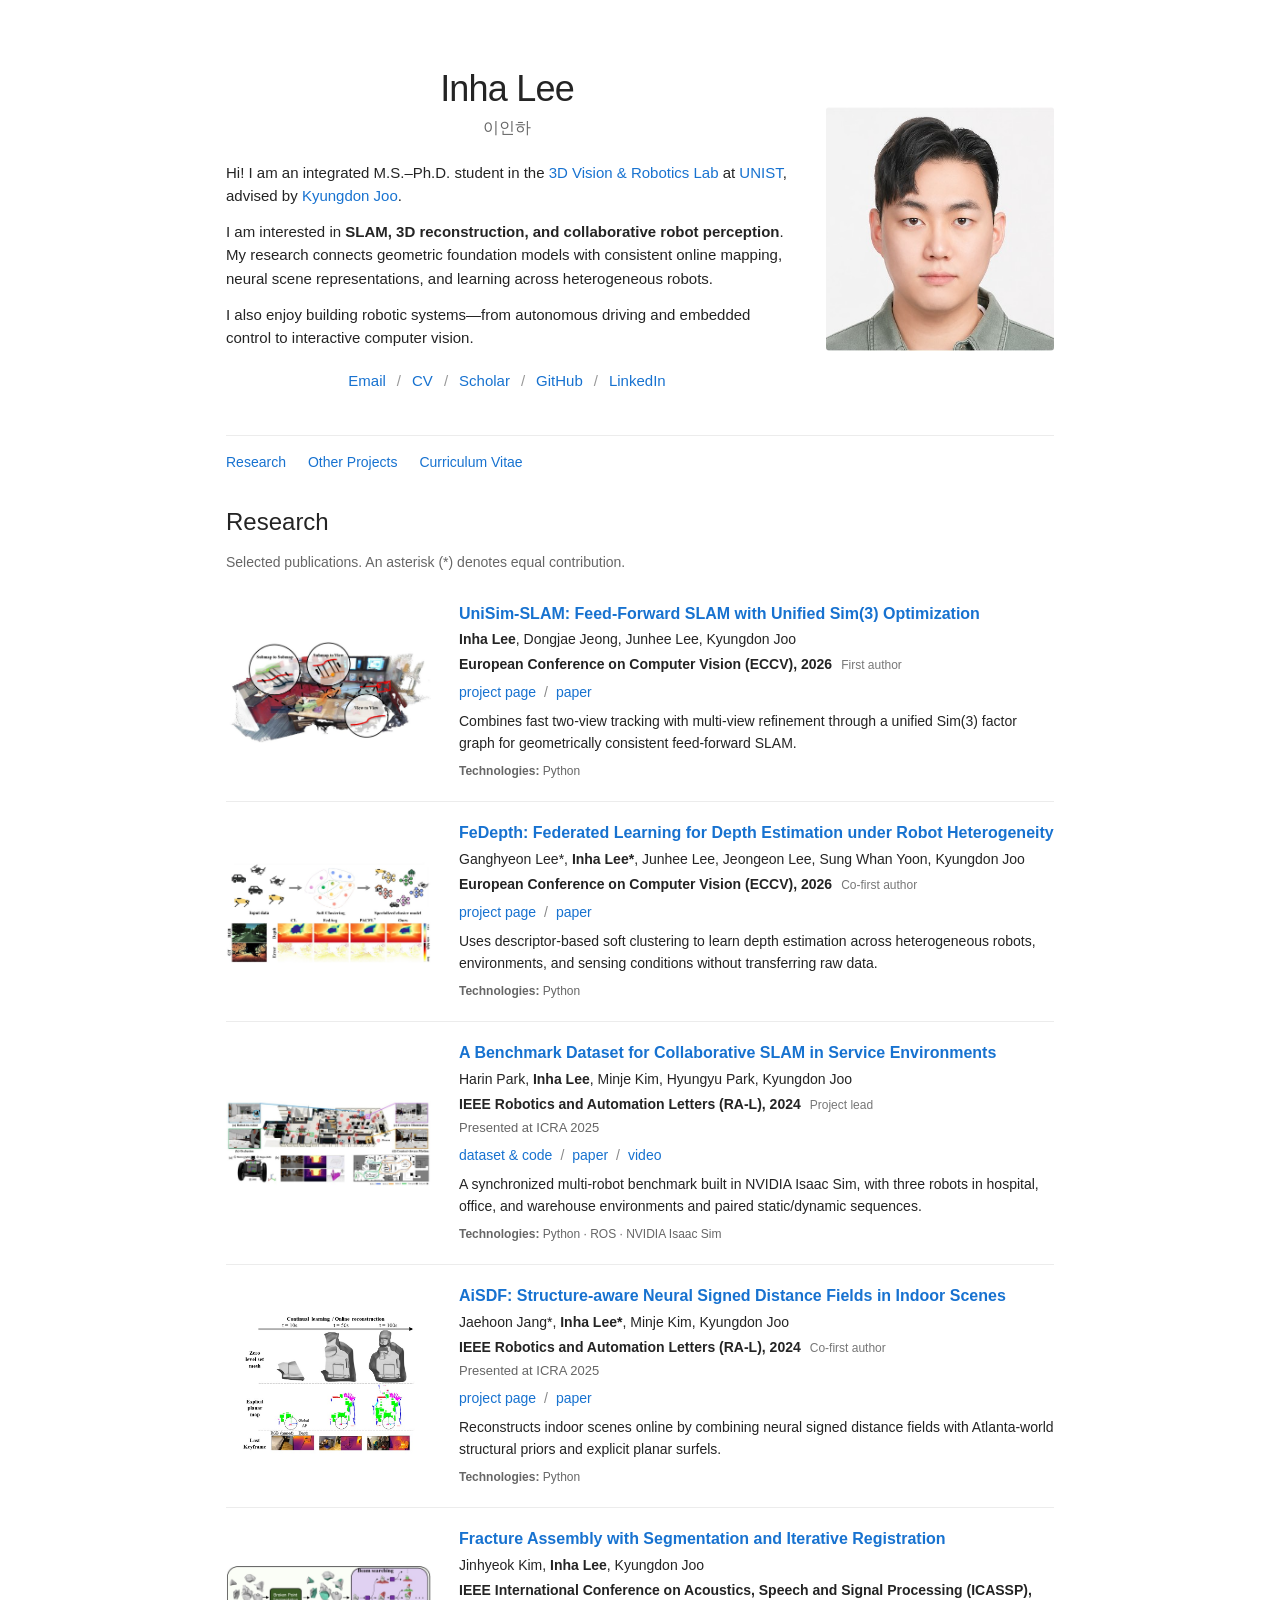
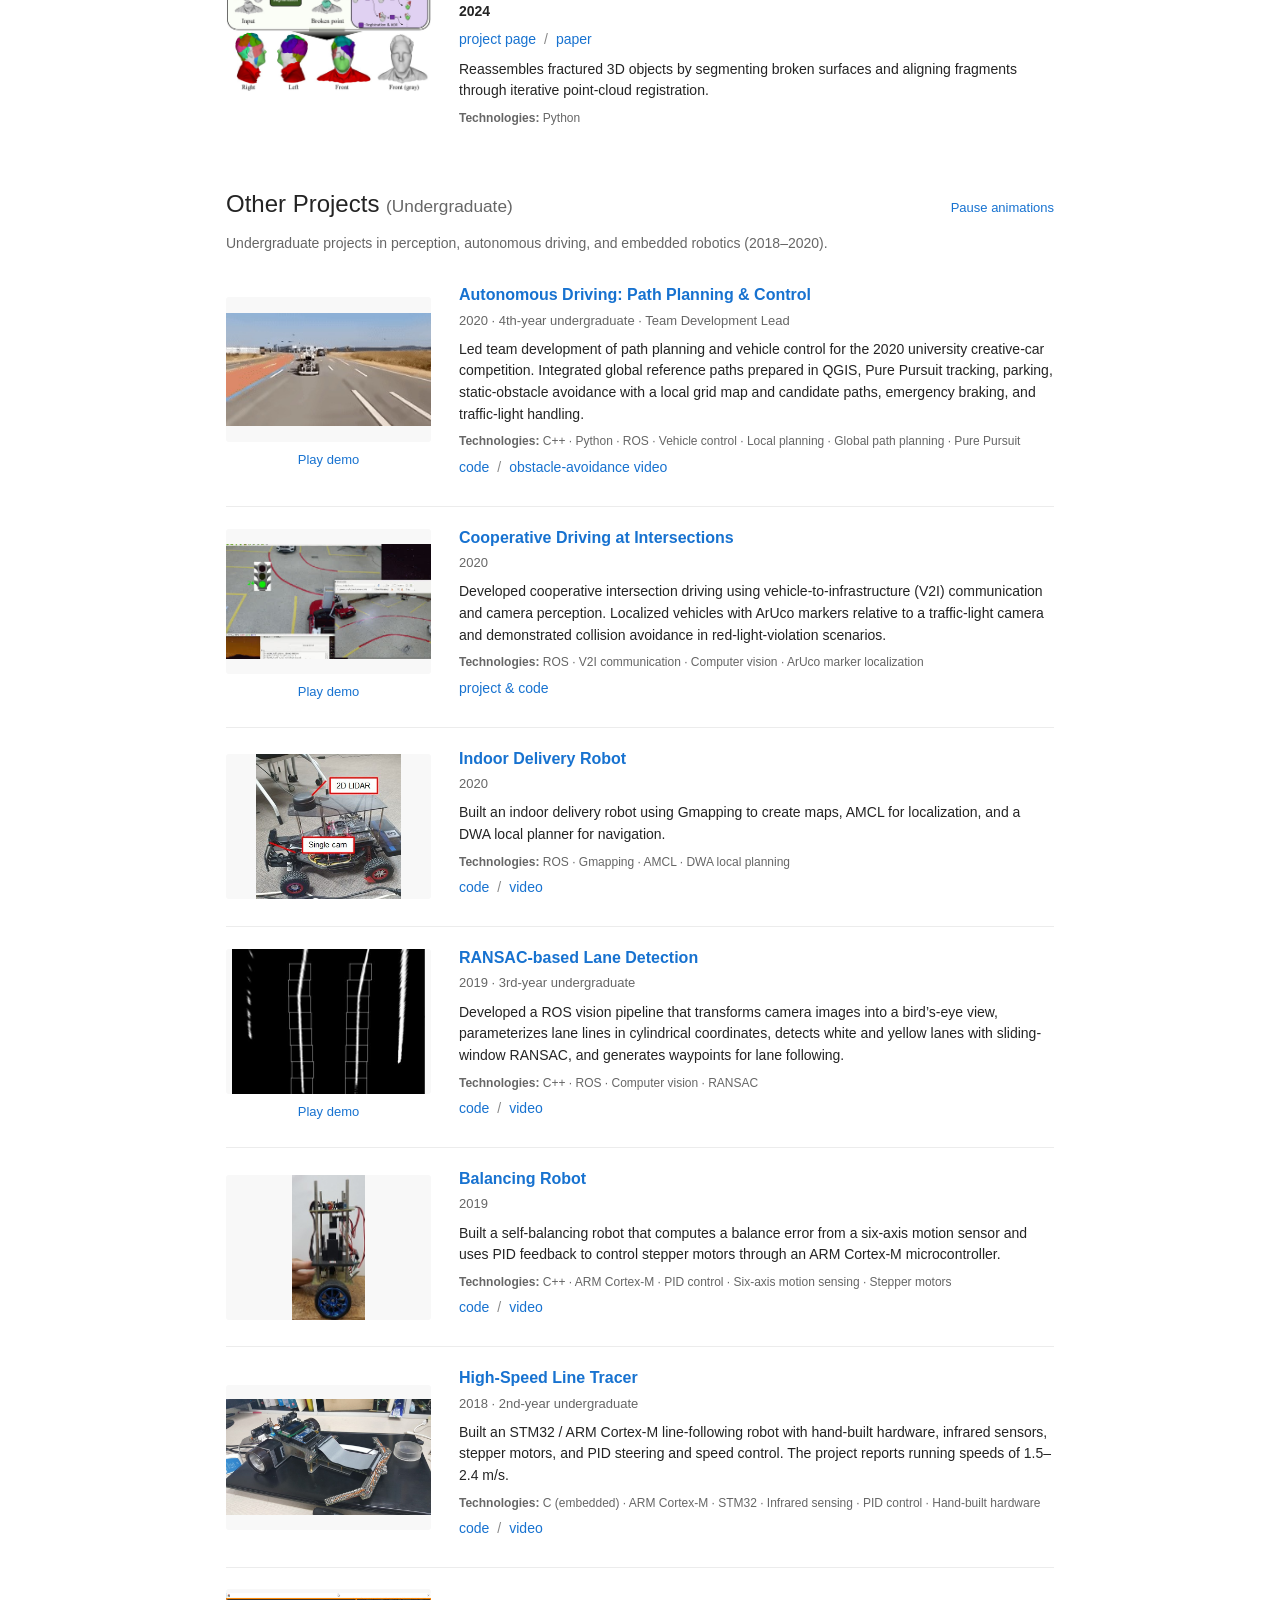
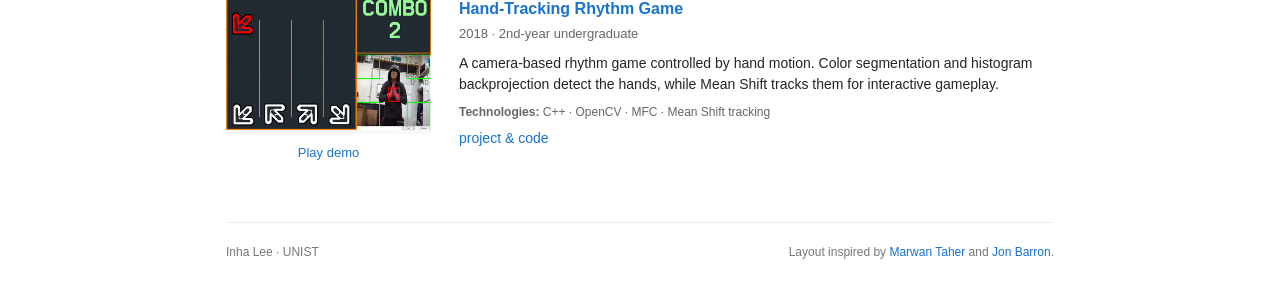
<file: index.html>
<!doctype html>
<html lang="en"><head><meta charset="utf-8"><meta name="viewport" content="width=device-width, initial-scale=1">
<title>Inha Lee | Robotics &amp; 3D Vision</title><meta name="description" content="Inha Lee — SLAM, geometric foundation models, neural 3D reconstruction, and collaborative robot perception. UNIST 3D Vision &amp; Robotics Lab."><meta name="author" content="Inha Lee">
<link rel="canonical" href="https://epsilon8854.github.io/"><meta property="og:type" content="website"><meta property="og:title" content="Inha Lee | Robotics &amp; 3D Vision"><meta property="og:description" content="Inha Lee — SLAM, geometric foundation models, neural 3D reconstruction, and collaborative robot perception. UNIST 3D Vision &amp; Robotics Lab."><meta property="og:url" content="https://epsilon8854.github.io/"><meta property="og:image" content="https://epsilon8854.github.io/assets/images/profile.jpg"><meta name="twitter:card" content="summary">
<meta name="color-scheme" content="light"><link rel="icon" href="assets/favicon.svg" type="image/svg+xml"><link rel="stylesheet" href="assets/site.css"><link rel="stylesheet" href="assets/project-metadata.css"><script src="assets/site.js" defer></script>
</head><body><a class="skip-link" href="#research">Skip to research</a><main class="site">
<header class="intro" id="about"><div class="intro-copy"><h1>Inha Lee <span class="native-name" lang="ko">이인하</span></h1><p>Hi! I am an integrated M.S.–Ph.D. student in the <a href="https://unist.info/">3D Vision &amp; Robotics Lab</a> at <a href="https://www.unist.ac.kr/">UNIST</a>, advised by <a href="https://unist.info/">Kyungdon Joo</a>.</p>
<p>I am interested in <strong>SLAM, 3D reconstruction, and collaborative robot perception</strong>. My research connects geometric foundation models with consistent online mapping, neural scene representations, and learning across heterogeneous robots.</p>
<p>I also enjoy building robotic systems—from autonomous driving and embedded control to interactive computer vision.</p><nav class="contact-links" aria-label="Contact and profiles"><a href="mailto:epsilon8854@unist.ac.kr">Email</a><a href="cv.html">CV</a><a href="https://scholar.google.com/citations?user=yArvrmIAAAAJ&amp;hl=en">Scholar</a><a href="https://github.com/Epsilon8854">GitHub</a><a href="https://www.linkedin.com/in/inha-lee-b54120283/">LinkedIn</a></nav></div>
<a class="portrait-link" href="assets/images/profile.jpg" aria-label="View Inha Lee’s profile photo"><img class="portrait" src="assets/images/profile.jpg" data-fallback="https://unist.info/wp-content/uploads/2026/07/%EC%9D%B4%EC%9D%B8%ED%95%981-1.png" alt="Inha Lee" width="228" height="244" fetchpriority="high"></a></header>
<nav class="section-nav" aria-label="Page sections"><a href="#research">Research</a><a href="#other-projects">Other Projects</a><a href="cv.html">Curriculum Vitae</a></nav>
<section id="research" aria-labelledby="research-heading"><h2 id="research-heading">Research</h2><p class="section-intro">Selected publications. An asterisk (*) denotes equal contribution.</p><article class="entry publication" id="unisim-slam"><figure class="thumb"><a href="https://vision3d-lab.github.io/unisim-slam/" aria-label="UniSim-SLAM: Feed-Forward SLAM with Unified Sim(3) Optimization"><img class="thumb-image" src="assets/images/unisim-slam.jpg" alt="Overview of UniSim-SLAM with two-view tracking and multi-view Sim(3) optimization" width="410" height="290" loading="lazy" decoding="async" data-fallback="https://unist.info/wp-content/uploads/2026/06/unisimslam_public-1-pdf.jpg"></a></figure><div><h3><a href="https://vision3d-lab.github.io/unisim-slam/">UniSim-SLAM: Feed-Forward SLAM with Unified Sim(3) Optimization</a></h3><p class="authors"><strong>Inha Lee</strong>, Dongjae Jeong, Junhee Lee, Kyungdon Joo</p><p class="venue"><strong>European Conference on Computer Vision (ECCV), 2026</strong><span class="role">First author</span></p><div class="resource-links"><a href="https://vision3d-lab.github.io/unisim-slam/">project page</a><a href="https://arxiv.org/abs/2608.01706">paper</a></div><p class="description">Combines fast two-view tracking with multi-view refinement through a unified Sim(3) factor graph for geometrically consistent feed-forward SLAM.</p><p class="technologies"><span>Technologies:</span> Python</p></div></article><article class="entry publication" id="fedepth"><figure class="thumb"><a href="https://vision3d-lab.github.io/fedepth/" aria-label="FeDepth: Federated Learning for Depth Estimation under Robot Heterogeneity"><img class="thumb-image" src="assets/images/fedepth.jpg" alt="FeDepth federated depth estimation across heterogeneous robot clients" width="410" height="290" loading="lazy" decoding="async" data-fallback="https://unist.info/wp-content/uploads/2026/06/Homepage_publication-pdf.jpg"></a></figure><div><h3><a href="https://vision3d-lab.github.io/fedepth/">FeDepth: Federated Learning for Depth Estimation under Robot Heterogeneity</a></h3><p class="authors">Ganghyeon Lee*, <strong>Inha Lee*</strong>, Junhee Lee, Jeongeon Lee, Sung Whan Yoon, Kyungdon Joo</p><p class="venue"><strong>European Conference on Computer Vision (ECCV), 2026</strong><span class="role">Co-first author</span></p><div class="resource-links"><a href="https://vision3d-lab.github.io/fedepth/">project page</a><a href="https://arxiv.org/abs/2608.01129">paper</a></div><p class="description">Uses descriptor-based soft clustering to learn depth estimation across heterogeneous robots, environments, and sensing conditions without transferring raw data.</p><p class="technologies"><span>Technologies:</span> Python</p></div></article><article class="entry publication" id="cse-dataset"><figure class="thumb"><a href="https://github.com/vision3d-lab/CSE_Dataset" aria-label="A Benchmark Dataset for Collaborative SLAM in Service Environments"><img class="thumb-image" src="assets/images/cse-dataset.jpg" alt="CSE Dataset service environments and collaborative robot trajectories" width="410" height="290" loading="lazy" decoding="async" data-fallback="https://unist.info/wp-content/uploads/2024/11/CSEDataset_News-pdf.jpg"></a></figure><div><h3><a href="https://github.com/vision3d-lab/CSE_Dataset">A Benchmark Dataset for Collaborative SLAM in Service Environments</a></h3><p class="authors">Harin Park, <strong>Inha Lee</strong>, Minje Kim, Hyungyu Park, Kyungdon Joo</p><p class="venue"><strong>IEEE Robotics and Automation Letters (RA-L), 2024</strong><span class="role">Project lead</span></p><p class="note">Presented at ICRA 2025</p><div class="resource-links"><a href="https://github.com/vision3d-lab/CSE_Dataset">dataset &amp; code</a><a href="https://ieeexplore.ieee.org/document/10742554">paper</a><a href="https://youtu.be/zGVHL1qYJsU">video</a></div><p class="description">A synchronized multi-robot benchmark built in NVIDIA Isaac Sim, with three robots in hospital, office, and warehouse environments and paired static/dynamic sequences.</p><p class="technologies"><span>Technologies:</span> Python · ROS · NVIDIA Isaac Sim</p></div></article><article class="entry publication" id="aisdf"><figure class="thumb"><a href="https://vision3d-lab.github.io/AiSDF/" aria-label="AiSDF: Structure-aware Neural Signed Distance Fields in Indoor Scenes"><img class="thumb-image" src="assets/images/aisdf.jpg" alt="AiSDF neural indoor reconstruction and Atlanta-world planar structure" width="410" height="290" loading="lazy" decoding="async" data-fallback="https://unist.info/wp-content/uploads/2024/02/ral2024-AiSDF-teaser.png"></a></figure><div><h3><a href="https://vision3d-lab.github.io/AiSDF/">AiSDF: Structure-aware Neural Signed Distance Fields in Indoor Scenes</a></h3><p class="authors">Jaehoon Jang*, <strong>Inha Lee*</strong>, Minje Kim, Kyungdon Joo</p><p class="venue"><strong>IEEE Robotics and Automation Letters (RA-L), 2024</strong><span class="role">Co-first author</span></p><p class="note">Presented at ICRA 2025</p><div class="resource-links"><a href="https://vision3d-lab.github.io/AiSDF/">project page</a><a href="https://ieeexplore.ieee.org/document/10463130">paper</a></div><p class="description">Reconstructs indoor scenes online by combining neural signed distance fields with Atlanta-world structural priors and explicit planar surfels.</p><p class="technologies"><span>Technologies:</span> Python</p></div></article><article class="entry publication" id="frasier"><figure class="thumb"><a href="https://frasier-assembly.github.io/" aria-label="Fracture Assembly with Segmentation and Iterative Registration"><img class="thumb-image" src="assets/images/frasier.jpg" alt="Fractured 3D shapes and their reassembly with segmentation and registration" width="410" height="290" loading="lazy" decoding="async" data-fallback="https://unist.info/wp-content/uploads/2023/12/ICASSP2024-pulbication.png"></a></figure><div><h3><a href="https://frasier-assembly.github.io/">Fracture Assembly with Segmentation and Iterative Registration</a></h3><p class="authors">Jinhyeok Kim, <strong>Inha Lee</strong>, Kyungdon Joo</p><p class="venue"><strong>IEEE International Conference on Acoustics, Speech and Signal Processing (ICASSP), 2024</strong></p><div class="resource-links"><a href="https://frasier-assembly.github.io/">project page</a><a href="https://ieeexplore.ieee.org/document/10447659">paper</a></div><p class="description">Reassembles fractured 3D objects by segmenting broken surfaces and aligning fragments through iterative point-cloud registration.</p><p class="technologies"><span>Technologies:</span> Python</p></div></article></section>
<section id="other-projects" aria-labelledby="projects-heading"><div class="section-head"><h2 id="projects-heading">Other Projects <span class="subheading">(Undergraduate)</span></h2><button class="text-button" data-toggle-animations aria-pressed="true" hidden>Pause animations</button></div><p class="section-intro">Undergraduate projects in perception, autonomous driving, and embedded robotics (2018–2020).</p><article class="entry project" id="obstacle-avoidance"><figure class="thumb"><a href="https://github.com/Epsilon8854/Path-planning-based-on-korea-highway-information" aria-label="Autonomous Driving: Path Planning &amp; Control"><img class="thumb-image" src="assets/images/obstacle-avoidance-animation.jpg" alt="Original vehicle demonstration of static obstacle avoidance" width="410" height="290" loading="lazy" decoding="async" data-animation="assets/media/obstacle-avoidance.gif"></a><button class="text-button animation-button" data-toggle-clip aria-label="Play or pause Autonomous Driving: Path Planning &amp; Control demo" aria-pressed="false" hidden>Play demo</button></figure><div><h3><a href="https://github.com/Epsilon8854/Path-planning-based-on-korea-highway-information">Autonomous Driving: Path Planning &amp; Control</a></h3><p class="note project-meta">2020 · 4th-year undergraduate · Team Development Lead</p><p class="description">Led team development of path planning and vehicle control for the 2020 university creative-car competition. Integrated global reference paths prepared in QGIS, Pure Pursuit tracking, parking, static-obstacle avoidance with a local grid map and candidate paths, emergency braking, and traffic-light handling.</p><p class="technologies"><span>Technologies:</span> C++ · Python · ROS · Vehicle control · Local planning · Global path planning · Pure Pursuit</p><div class="resource-links"><a href="https://github.com/Epsilon8854/Path-planning-based-on-korea-highway-information">code</a><a href="https://youtu.be/2bW5VAYirro">obstacle-avoidance video</a></div></div></article><article class="entry project" id="cooperative-driving"><figure class="thumb"><a href="https://github.com/Epsilon8854/Cooperative_Driving_At_InterSections_Using_ROS" aria-label="Cooperative Driving at Intersections"><img class="thumb-image" src="assets/images/cooperative-driving.jpg" alt="Cooperative intersection-driving demonstration with a red-light-violating vehicle" width="410" height="290" loading="lazy" decoding="async" data-fallback="https://i.imgur.com/UM0WUk2.jpg" data-animation="assets/media/cooperative-driving.gif"></a><button class="text-button animation-button" data-toggle-clip aria-label="Play or pause Cooperative Driving at Intersections demo" aria-pressed="false" hidden>Play demo</button></figure><div><h3><a href="https://github.com/Epsilon8854/Cooperative_Driving_At_InterSections_Using_ROS">Cooperative Driving at Intersections</a></h3><p class="note project-meta">2020</p><p class="description">Developed cooperative intersection driving using vehicle-to-infrastructure (V2I) communication and camera perception. Localized vehicles with ArUco markers relative to a traffic-light camera and demonstrated collision avoidance in red-light-violation scenarios.</p><p class="technologies"><span>Technologies:</span> ROS · V2I communication · Computer vision · ArUco marker localization</p><div class="resource-links"><a href="https://github.com/Epsilon8854/Cooperative_Driving_At_InterSections_Using_ROS">project &amp; code</a></div></div></article><article class="entry project" id="indoor-delivery"><figure class="thumb"><a href="https://github.com/Epsilon8854/Indoor_delivery_Robot" aria-label="Indoor Delivery Robot"><img class="thumb-image" src="assets/images/indoor-delivery.jpg" alt="Indoor delivery robot and its mechanical model" width="410" height="290" loading="lazy" decoding="async" data-fallback="https://raw.githubusercontent.com/Epsilon8854/Indoor_delivery_Robot/main/image/mbRobot.png"></a></figure><div><h3><a href="https://github.com/Epsilon8854/Indoor_delivery_Robot">Indoor Delivery Robot</a></h3><p class="note project-meta">2020</p><p class="description">Built an indoor delivery robot using Gmapping to create maps, AMCL for localization, and a DWA local planner for navigation.</p><p class="technologies"><span>Technologies:</span> ROS · Gmapping · AMCL · DWA local planning</p><div class="resource-links"><a href="https://github.com/Epsilon8854/Indoor_delivery_Robot">code</a><a href="https://youtu.be/MRtj2YxjFOw">video</a></div></div></article><article class="entry project" id="lane-detection"><figure class="thumb"><a href="https://github.com/Epsilon8854/RANSAC_based_lane_dection" aria-label="RANSAC-based Lane Detection"><img class="thumb-image" src="assets/images/lane-detection.jpg" alt="Lane detection with a bird&#x27;s-eye image and RANSAC lane fitting" width="410" height="290" loading="lazy" decoding="async" data-fallback="https://i.imgur.com/Vvnq9gl.jpg" data-animation="assets/media/lane-detection.gif"></a><button class="text-button animation-button" data-toggle-clip aria-label="Play or pause RANSAC-based Lane Detection demo" aria-pressed="false" hidden>Play demo</button></figure><div><h3><a href="https://github.com/Epsilon8854/RANSAC_based_lane_dection">RANSAC-based Lane Detection</a></h3><p class="note project-meta">2019 · 3rd-year undergraduate</p><p class="description">Developed a ROS vision pipeline that transforms camera images into a bird’s-eye view, parameterizes lane lines in cylindrical coordinates, detects white and yellow lanes with sliding-window RANSAC, and generates waypoints for lane following.</p><p class="technologies"><span>Technologies:</span> C++ · ROS · Computer vision · RANSAC</p><div class="resource-links"><a href="https://github.com/Epsilon8854/RANSAC_based_lane_dection">code</a><a href="https://youtu.be/j_zlAQcO9JQ">video</a></div></div></article><article class="entry project" id="balancing-robot"><figure class="thumb"><a href="https://github.com/Epsilon8854/Balancing_Robot" aria-label="Balancing Robot"><img class="thumb-image" src="assets/images/balancing-robot.jpg" alt="Self-balancing robot with a six-axis motion sensor and stepper motors" width="410" height="290" loading="lazy" decoding="async" data-fallback="https://i.imgur.com/lQPQeCc.jpg"></a></figure><div><h3><a href="https://github.com/Epsilon8854/Balancing_Robot">Balancing Robot</a></h3><p class="note project-meta">2019</p><p class="description">Built a self-balancing robot that computes a balance error from a six-axis motion sensor and uses PID feedback to control stepper motors through an ARM Cortex-M microcontroller.</p><p class="technologies"><span>Technologies:</span> C++ · ARM Cortex-M · PID control · Six-axis motion sensing · Stepper motors</p><div class="resource-links"><a href="https://github.com/Epsilon8854/Balancing_Robot">code</a><a href="https://youtu.be/7wd0D9_erO0?t=177">video</a></div></div></article><article class="entry project" id="line-tracer"><figure class="thumb"><a href="https://github.com/Epsilon8854/High-Speed_LineTracer" aria-label="High-Speed Line Tracer"><img class="thumb-image" src="assets/images/line-tracer.jpg" alt="Custom high-speed line-tracing robot with infrared sensors and stepper motors" width="410" height="290" loading="lazy" decoding="async" data-fallback="https://i.imgur.com/5YUE6kI.jpg"></a></figure><div><h3><a href="https://github.com/Epsilon8854/High-Speed_LineTracer">High-Speed Line Tracer</a></h3><p class="note project-meta">2018 · 2nd-year undergraduate</p><p class="description">Built an STM32 / ARM Cortex-M line-following robot with hand-built hardware, infrared sensors, stepper motors, and PID steering and speed control. The project reports running speeds of 1.5–2.4 m/s.</p><p class="technologies"><span>Technologies:</span> C (embedded) · ARM Cortex-M · STM32 · Infrared sensing · PID control · Hand-built hardware</p><div class="resource-links"><a href="https://github.com/Epsilon8854/High-Speed_LineTracer">code</a><a href="https://youtu.be/DuSCqCeqaWY">video</a></div></div></article><article class="entry project" id="hand-rhythm"><figure class="thumb"><a href="https://github.com/Epsilon8854/HandPlaying_RhythmGame" aria-label="Hand-Tracking Rhythm Game"><img class="thumb-image" src="assets/images/hand-rhythm.jpg" alt="Rhythm game controlled by detected and tracked hand movements" width="410" height="290" loading="lazy" decoding="async" data-animation="assets/media/hand-rhythm.gif"></a><button class="text-button animation-button" data-toggle-clip aria-label="Play or pause Hand-Tracking Rhythm Game demo" aria-pressed="false" hidden>Play demo</button></figure><div><h3><a href="https://github.com/Epsilon8854/HandPlaying_RhythmGame">Hand-Tracking Rhythm Game</a></h3><p class="note project-meta">2018 · 2nd-year undergraduate</p><p class="description">A camera-based rhythm game controlled by hand motion. Color segmentation and histogram backprojection detect the hands, while Mean Shift tracks them for interactive gameplay.</p><p class="technologies"><span>Technologies:</span> C++ · OpenCV · MFC · Mean Shift tracking</p><div class="resource-links"><a href="https://github.com/Epsilon8854/HandPlaying_RhythmGame">project &amp; code</a></div></div></article></section><footer class="footer"><p>Inha Lee · UNIST</p><p>Layout inspired by <a href="https://marwan99.github.io/">Marwan Taher</a> and <a href="https://jonbarron.info/">Jon Barron</a>.</p></footer></main></body></html>
</file>
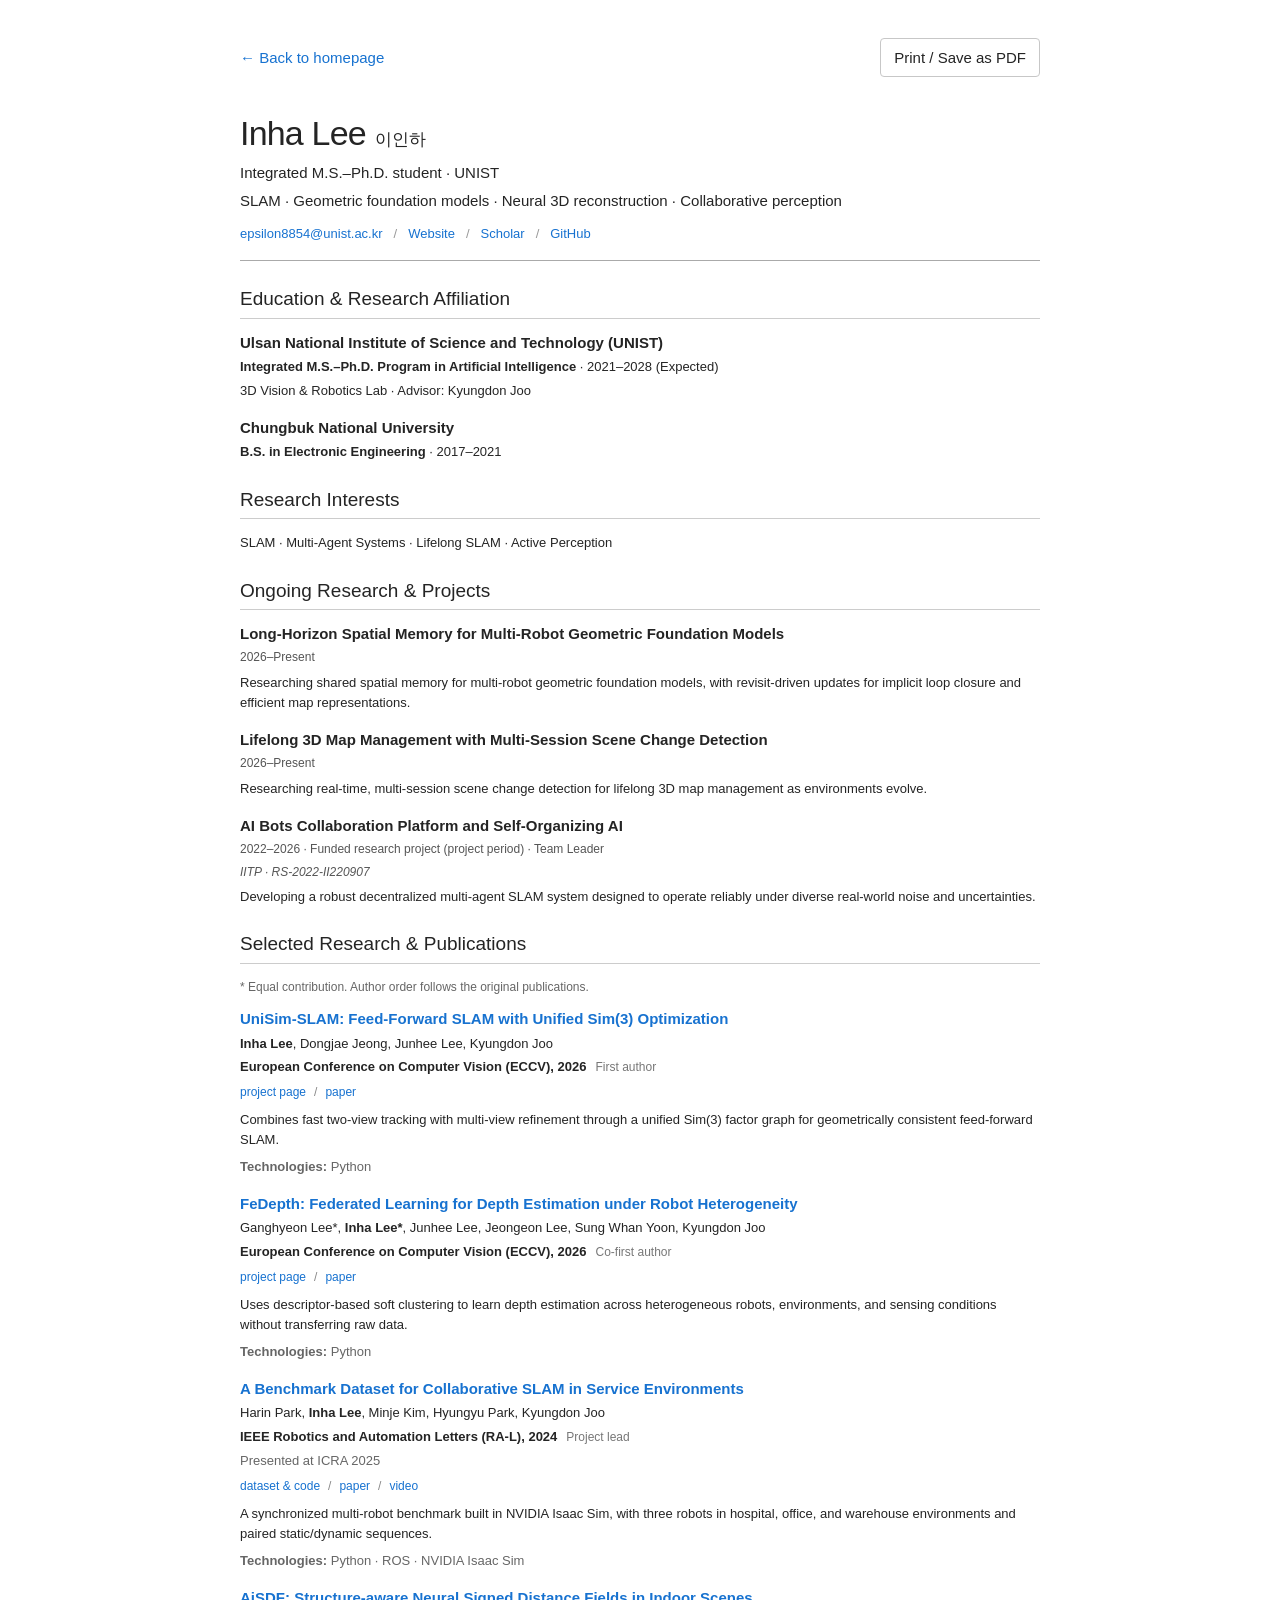
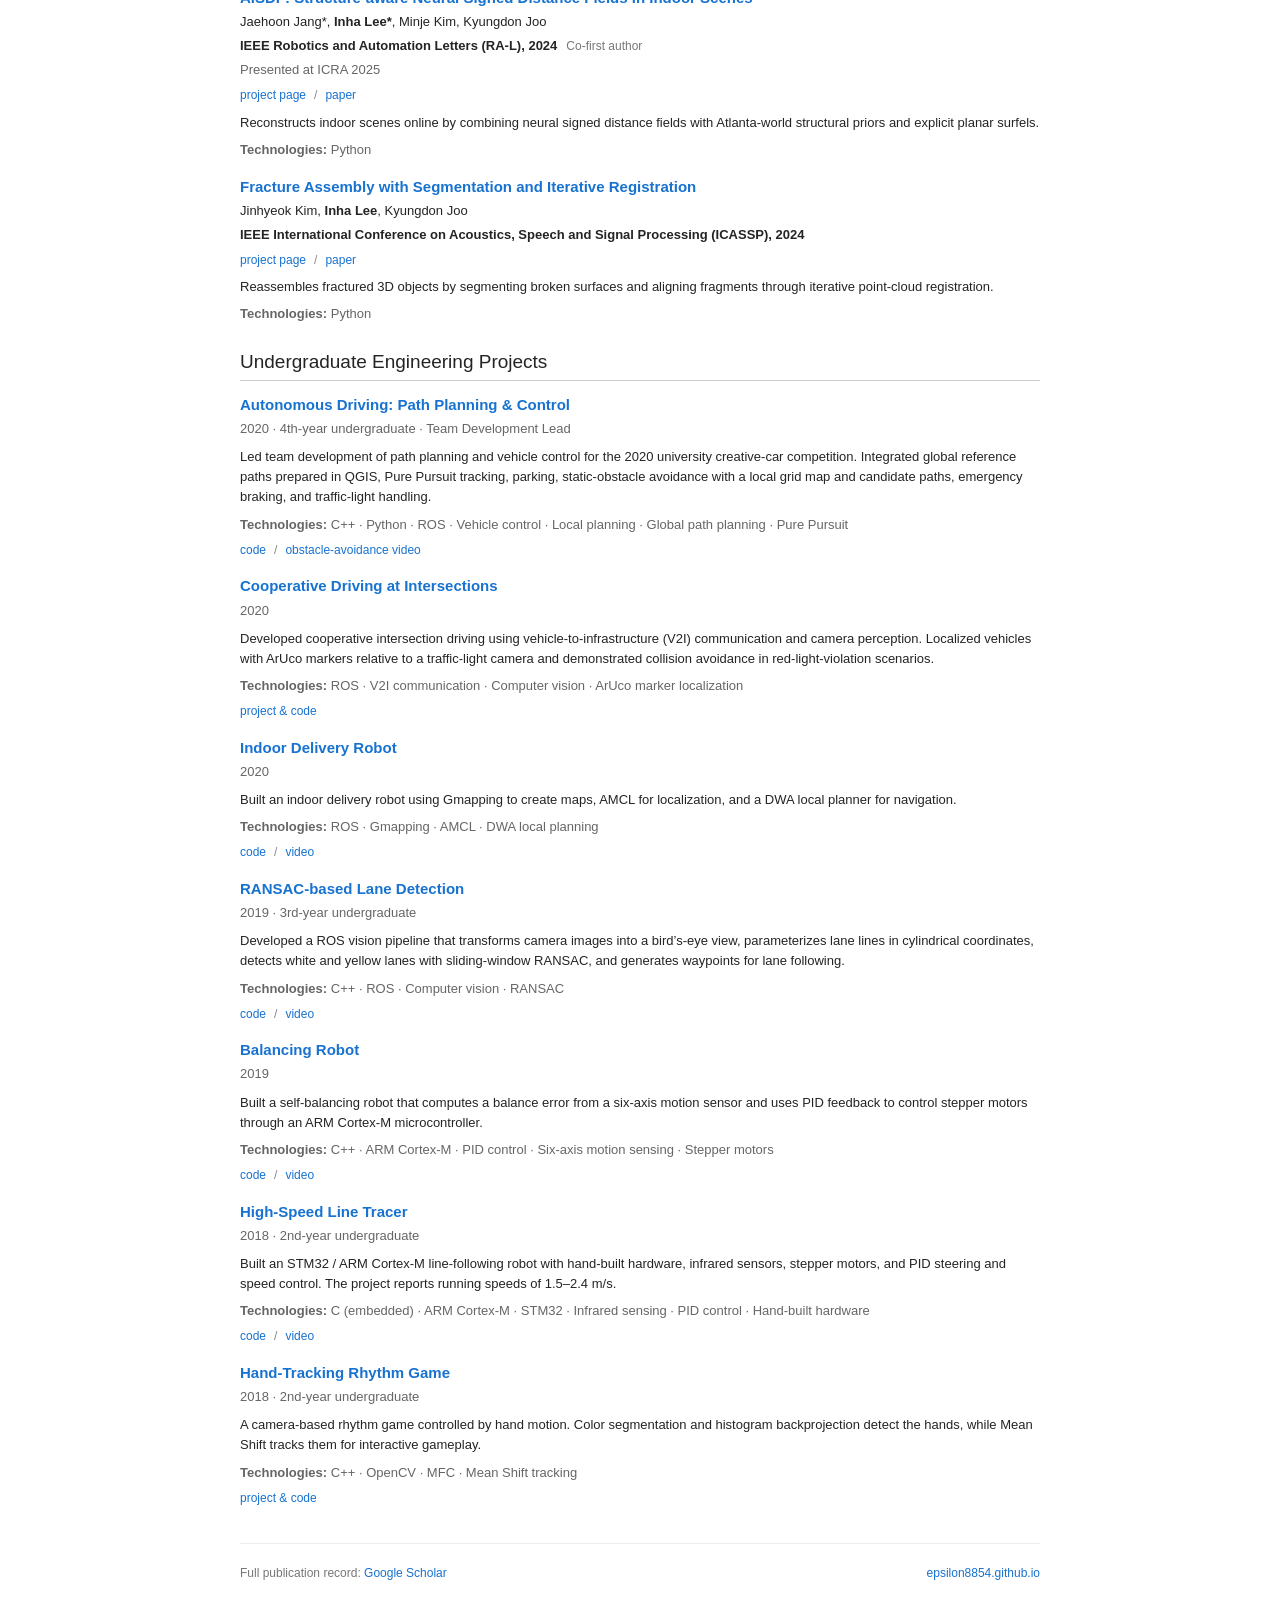
<file: cv.html>
<!doctype html>
<html lang="en"><head><meta charset="utf-8"><meta name="viewport" content="width=device-width, initial-scale=1">
<title>Inha Lee | Curriculum Vitae</title><meta name="description" content="Inha Lee — SLAM, geometric foundation models, neural 3D reconstruction, and collaborative robot perception. UNIST 3D Vision &amp; Robotics Lab."><meta name="author" content="Inha Lee">
<link rel="canonical" href="https://epsilon8854.github.io/cv.html"><meta property="og:type" content="website"><meta property="og:title" content="Inha Lee | Curriculum Vitae"><meta property="og:description" content="Inha Lee — SLAM, geometric foundation models, neural 3D reconstruction, and collaborative robot perception. UNIST 3D Vision &amp; Robotics Lab."><meta property="og:url" content="https://epsilon8854.github.io/cv.html"><meta property="og:image" content="https://epsilon8854.github.io/assets/images/profile.jpg"><meta name="twitter:card" content="summary">
<meta name="color-scheme" content="light"><link rel="icon" href="assets/favicon.svg" type="image/svg+xml"><link rel="stylesheet" href="assets/site.css"><link rel="stylesheet" href="assets/project-metadata.css"><link rel="stylesheet" href="assets/research.css"><script src="assets/site.js" defer></script>
</head><body><main class="cv-page"><div class="cv-toolbar"><a href="index.html">← Back to homepage</a><button class="print-button" data-print>Print / Save as PDF</button></div>
<header class="cv-header"><h1>Inha Lee <span lang="ko" style="font-size:17px;letter-spacing:0">이인하</span></h1><p>Integrated M.S.–Ph.D. student · UNIST</p><p>SLAM · Geometric foundation models · Neural 3D reconstruction · Collaborative perception</p><nav class="contact-links" aria-label="Contact and profiles"><a href="mailto:epsilon8854@unist.ac.kr">epsilon8854@unist.ac.kr</a><a href="https://epsilon8854.github.io/">Website</a><a href="https://scholar.google.com/citations?user=yArvrmIAAAAJ&amp;hl=en">Scholar</a><a href="https://github.com/Epsilon8854">GitHub</a></nav></header>
<section class="cv-section"><h2>Education &amp; Research Affiliation</h2><article class="cv-item"><h3>Ulsan National Institute of Science and Technology (UNIST)</h3><p><strong>Integrated M.S.–Ph.D. Program in Artificial Intelligence</strong> · 2021–2028 (Expected)</p><p>3D Vision &amp; Robotics Lab · Advisor: Kyungdon Joo</p></article><article class="cv-item"><h3>Chungbuk National University</h3><p><strong>B.S. in Electronic Engineering</strong> · 2017–2021</p></article></section>
<section class="cv-section" id="research-interests"><h2>Research Interests</h2><p class="interests">SLAM · Multi-Agent Systems · Lifelong SLAM · Active Perception</p></section>
<section class="cv-section" id="ongoing-research"><h2>Ongoing Research &amp; Projects</h2><article class="cv-item ongoing-item" id="spatial-memory"><h3>Long-Horizon Spatial Memory for Multi-Robot Geometric Foundation Models</h3><p class="note project-meta">2026–Present</p><p class="description">Researching shared spatial memory for multi-robot geometric foundation models, with revisit-driven updates for implicit loop closure and efficient map representations.</p></article><article class="cv-item ongoing-item" id="lifelong-map-management"><h3>Lifelong 3D Map Management with Multi-Session Scene Change Detection</h3><p class="note project-meta">2026–Present</p><p class="description">Researching real-time, multi-session scene change detection for lifelong 3D map management as environments evolve.</p></article><article class="cv-item ongoing-item" id="ai-bots"><h3>AI Bots Collaboration Platform and Self-Organizing AI</h3><p class="note project-meta">2022–2026 · Funded research project (project period) · Team Leader</p><p class="funding"><em>IITP · RS-2022-II220907</em></p><p class="description">Developing a robust decentralized multi-agent SLAM system designed to operate reliably under diverse real-world noise and uncertainties.</p></article></section>

<section class="cv-section"><h2>Selected Research &amp; Publications</h2><p class="cv-small">* Equal contribution. Author order follows the original publications.</p><article class="cv-item" id="unisim-slam"><h3><a href="https://vision3d-lab.github.io/unisim-slam/">UniSim-SLAM: Feed-Forward SLAM with Unified Sim(3) Optimization</a></h3><p class="authors"><strong>Inha Lee</strong>, Dongjae Jeong, Junhee Lee, Kyungdon Joo</p><p class="venue"><strong>European Conference on Computer Vision (ECCV), 2026</strong><span class="role">First author</span></p><div class="resource-links"><a href="https://vision3d-lab.github.io/unisim-slam/">project page</a><a href="https://arxiv.org/abs/2608.01706">paper</a></div><p class="description">Combines fast two-view tracking with multi-view refinement through a unified Sim(3) factor graph for geometrically consistent feed-forward SLAM.</p><p class="technologies"><span>Technologies:</span> Python</p></article><article class="cv-item" id="fedepth"><h3><a href="https://vision3d-lab.github.io/fedepth/">FeDepth: Federated Learning for Depth Estimation under Robot Heterogeneity</a></h3><p class="authors">Ganghyeon Lee*, <strong>Inha Lee*</strong>, Junhee Lee, Jeongeon Lee, Sung Whan Yoon, Kyungdon Joo</p><p class="venue"><strong>European Conference on Computer Vision (ECCV), 2026</strong><span class="role">Co-first author</span></p><div class="resource-links"><a href="https://vision3d-lab.github.io/fedepth/">project page</a><a href="https://arxiv.org/abs/2608.01129">paper</a></div><p class="description">Uses descriptor-based soft clustering to learn depth estimation across heterogeneous robots, environments, and sensing conditions without transferring raw data.</p><p class="technologies"><span>Technologies:</span> Python</p></article><article class="cv-item" id="cse-dataset"><h3><a href="https://github.com/vision3d-lab/CSE_Dataset">A Benchmark Dataset for Collaborative SLAM in Service Environments</a></h3><p class="authors">Harin Park, <strong>Inha Lee</strong>, Minje Kim, Hyungyu Park, Kyungdon Joo</p><p class="venue"><strong>IEEE Robotics and Automation Letters (RA-L), 2024</strong><span class="role">Project lead</span></p><p class="note">Presented at ICRA 2025</p><div class="resource-links"><a href="https://github.com/vision3d-lab/CSE_Dataset">dataset &amp; code</a><a href="https://ieeexplore.ieee.org/document/10742554">paper</a><a href="https://youtu.be/zGVHL1qYJsU">video</a></div><p class="description">A synchronized multi-robot benchmark built in NVIDIA Isaac Sim, with three robots in hospital, office, and warehouse environments and paired static/dynamic sequences.</p><p class="technologies"><span>Technologies:</span> Python · ROS · NVIDIA Isaac Sim</p></article><article class="cv-item" id="aisdf"><h3><a href="https://vision3d-lab.github.io/AiSDF/">AiSDF: Structure-aware Neural Signed Distance Fields in Indoor Scenes</a></h3><p class="authors">Jaehoon Jang*, <strong>Inha Lee*</strong>, Minje Kim, Kyungdon Joo</p><p class="venue"><strong>IEEE Robotics and Automation Letters (RA-L), 2024</strong><span class="role">Co-first author</span></p><p class="note">Presented at ICRA 2025</p><div class="resource-links"><a href="https://vision3d-lab.github.io/AiSDF/">project page</a><a href="https://ieeexplore.ieee.org/document/10463130">paper</a></div><p class="description">Reconstructs indoor scenes online by combining neural signed distance fields with Atlanta-world structural priors and explicit planar surfels.</p><p class="technologies"><span>Technologies:</span> Python</p></article><article class="cv-item" id="frasier"><h3><a href="https://frasier-assembly.github.io/">Fracture Assembly with Segmentation and Iterative Registration</a></h3><p class="authors">Jinhyeok Kim, <strong>Inha Lee</strong>, Kyungdon Joo</p><p class="venue"><strong>IEEE International Conference on Acoustics, Speech and Signal Processing (ICASSP), 2024</strong></p><div class="resource-links"><a href="https://frasier-assembly.github.io/">project page</a><a href="https://ieeexplore.ieee.org/document/10447659">paper</a></div><p class="description">Reassembles fractured 3D objects by segmenting broken surfaces and aligning fragments through iterative point-cloud registration.</p><p class="technologies"><span>Technologies:</span> Python</p></article></section>
<section class="cv-section"><h2>Undergraduate Engineering Projects</h2><article class="cv-item" id="obstacle-avoidance"><h3><a href="https://github.com/Epsilon8854/Path-planning-based-on-korea-highway-information">Autonomous Driving: Path Planning &amp; Control</a></h3><p class="note project-meta">2020 · 4th-year undergraduate · Team Development Lead</p><p class="description">Led team development of path planning and vehicle control for the 2020 university creative-car competition. Integrated global reference paths prepared in QGIS, Pure Pursuit tracking, parking, static-obstacle avoidance with a local grid map and candidate paths, emergency braking, and traffic-light handling.</p><p class="technologies"><span>Technologies:</span> C++ · Python · ROS · Vehicle control · Local planning · Global path planning · Pure Pursuit</p><div class="resource-links"><a href="https://github.com/Epsilon8854/Path-planning-based-on-korea-highway-information">code</a><a href="https://youtu.be/2bW5VAYirro">obstacle-avoidance video</a></div></article><article class="cv-item" id="cooperative-driving"><h3><a href="https://github.com/Epsilon8854/Cooperative_Driving_At_InterSections_Using_ROS">Cooperative Driving at Intersections</a></h3><p class="note project-meta">2020</p><p class="description">Developed cooperative intersection driving using vehicle-to-infrastructure (V2I) communication and camera perception. Localized vehicles with ArUco markers relative to a traffic-light camera and demonstrated collision avoidance in red-light-violation scenarios.</p><p class="technologies"><span>Technologies:</span> ROS · V2I communication · Computer vision · ArUco marker localization</p><div class="resource-links"><a href="https://github.com/Epsilon8854/Cooperative_Driving_At_InterSections_Using_ROS">project &amp; code</a></div></article><article class="cv-item" id="indoor-delivery"><h3><a href="https://github.com/Epsilon8854/Indoor_delivery_Robot">Indoor Delivery Robot</a></h3><p class="note project-meta">2020</p><p class="description">Built an indoor delivery robot using Gmapping to create maps, AMCL for localization, and a DWA local planner for navigation.</p><p class="technologies"><span>Technologies:</span> ROS · Gmapping · AMCL · DWA local planning</p><div class="resource-links"><a href="https://github.com/Epsilon8854/Indoor_delivery_Robot">code</a><a href="https://youtu.be/MRtj2YxjFOw">video</a></div></article><article class="cv-item" id="lane-detection"><h3><a href="https://github.com/Epsilon8854/RANSAC_based_lane_dection">RANSAC-based Lane Detection</a></h3><p class="note project-meta">2019 · 3rd-year undergraduate</p><p class="description">Developed a ROS vision pipeline that transforms camera images into a bird’s-eye view, parameterizes lane lines in cylindrical coordinates, detects white and yellow lanes with sliding-window RANSAC, and generates waypoints for lane following.</p><p class="technologies"><span>Technologies:</span> C++ · ROS · Computer vision · RANSAC</p><div class="resource-links"><a href="https://github.com/Epsilon8854/RANSAC_based_lane_dection">code</a><a href="https://youtu.be/j_zlAQcO9JQ">video</a></div></article><article class="cv-item" id="balancing-robot"><h3><a href="https://github.com/Epsilon8854/Balancing_Robot">Balancing Robot</a></h3><p class="note project-meta">2019</p><p class="description">Built a self-balancing robot that computes a balance error from a six-axis motion sensor and uses PID feedback to control stepper motors through an ARM Cortex-M microcontroller.</p><p class="technologies"><span>Technologies:</span> C++ · ARM Cortex-M · PID control · Six-axis motion sensing · Stepper motors</p><div class="resource-links"><a href="https://github.com/Epsilon8854/Balancing_Robot">code</a><a href="https://youtu.be/7wd0D9_erO0?t=177">video</a></div></article><article class="cv-item" id="line-tracer"><h3><a href="https://github.com/Epsilon8854/High-Speed_LineTracer">High-Speed Line Tracer</a></h3><p class="note project-meta">2018 · 2nd-year undergraduate</p><p class="description">Built an STM32 / ARM Cortex-M line-following robot with hand-built hardware, infrared sensors, stepper motors, and PID steering and speed control. The project reports running speeds of 1.5–2.4 m/s.</p><p class="technologies"><span>Technologies:</span> C (embedded) · ARM Cortex-M · STM32 · Infrared sensing · PID control · Hand-built hardware</p><div class="resource-links"><a href="https://github.com/Epsilon8854/High-Speed_LineTracer">code</a><a href="https://youtu.be/DuSCqCeqaWY">video</a></div></article><article class="cv-item" id="hand-rhythm"><h3><a href="https://github.com/Epsilon8854/HandPlaying_RhythmGame">Hand-Tracking Rhythm Game</a></h3><p class="note project-meta">2018 · 2nd-year undergraduate</p><p class="description">A camera-based rhythm game controlled by hand motion. Color segmentation and histogram backprojection detect the hands, while Mean Shift tracks them for interactive gameplay.</p><p class="technologies"><span>Technologies:</span> C++ · OpenCV · MFC · Mean Shift tracking</p><div class="resource-links"><a href="https://github.com/Epsilon8854/HandPlaying_RhythmGame">project &amp; code</a></div></article></section>
<footer class="footer"><p>Full publication record: <a href="https://scholar.google.com/citations?user=yArvrmIAAAAJ&amp;hl=en">Google Scholar</a></p><p><a href="index.html">epsilon8854.github.io</a></p></footer></main></body></html>
</file>
<file: assets/site.css>
:root{--ink:#242424;--muted:#666;--link:#1772d0;--rule:#ececec;--paper:#fff;--wash:#f8f8f8}*{box-sizing:border-box}html{scroll-behavior:smooth;scroll-padding-top:28px}body{margin:0;background:var(--paper);color:var(--ink);font-family:Lato,Arial,Helvetica,sans-serif;font-size:15px;line-height:1.55;-webkit-text-size-adjust:100%}a{color:var(--link);text-decoration:none}a:hover,a:focus-visible{color:#bd6410;text-decoration:underline}a:focus-visible,button:focus-visible,summary:focus-visible{outline:2px solid var(--link);outline-offset:4px}button{font:inherit}p{margin:0 0 13px}h1,h2,h3{line-height:1.28}h1{margin:0 0 22px;font-size:36px;font-weight:400;letter-spacing:-.8px}h2{font-size:24px;font-weight:400;margin:0 0 14px}h3{font-size:16px;font-weight:700;margin:0 0 5px}strong{font-weight:700}.site{max-width:880px;padding:0 26px;margin:auto}.skip-link{position:fixed;top:-100px;left:16px;background:#fff;padding:12px;z-index:5}.skip-link:focus{top:12px}.intro{display:grid;grid-template-columns:minmax(0,1fr) 228px;gap:38px;align-items:center;padding:66px 0 42px}.intro h1{text-align:center}.native-name{display:block;font-size:16px;letter-spacing:0;color:var(--muted);margin-top:6px}.portrait{width:228px;height:244px;object-fit:cover;object-position:center 30%;border-radius:4px;background:var(--wash);display:block}.portrait-link{display:block}.contact-links{display:flex;flex-wrap:wrap;justify-content:center;align-items:center;gap:0;margin:20px 0 0}.contact-links a+a:before{content:'/';color:#999;margin:0 11px;display:inline-block}.section-nav{display:flex;gap:22px;flex-wrap:wrap;border-top:1px solid var(--rule);padding:16px 0 0;margin:0 0 34px;font-size:14px}.section-intro{color:var(--muted);font-size:14px;margin-bottom:9px}.entry{display:grid;grid-template-columns:205px minmax(0,1fr);gap:28px;align-items:center;padding:21px 0}.entry+.entry{border-top:1px solid var(--rule)}.thumb{margin:0;min-width:0;position:relative}.thumb-image{display:block;width:100%;height:145px;object-fit:contain;border-radius:3px;background:var(--paper)}.project .thumb-image{height:145px;object-fit:contain;background:var(--wash)}.authors{margin:0 0 4px;font-size:14px;line-height:1.5}.venue{margin:0 0 3px;font-size:14px}.role{font-size:12px;color:#777;margin-left:9px;white-space:nowrap}.note{font-size:13px;color:var(--muted);margin:0 0 4px}.resource-links{display:flex;flex-wrap:wrap;gap:0;align-items:center;font-size:14px;margin:6px 0}.resource-links a+a:before{content:'/';color:#888;margin:0 8px;display:inline-block}.description{font-size:14px;line-height:1.55;margin:8px 0 0}.technologies{font-size:12px;color:var(--muted);margin:7px 0 0}.section-head{display:flex;justify-content:space-between;align-items:baseline;gap:18px;margin-top:40px}.text-button{border:0;background:none;color:var(--link);padding:0;cursor:pointer;font-size:13px}.text-button:hover{text-decoration:underline}.animation-button{margin:6px auto 0;display:block;min-height:25px;padding:0 8px}.animation-button[hidden]{display:none}.media-unavailable{display:flex;align-items:center;justify-content:center;height:145px;background:var(--wash);font-size:13px;color:var(--muted);padding:16px;text-align:center}.footer{border-top:1px solid var(--rule);margin-top:36px;padding:20px 0 36px;color:#777;font-size:12px;display:flex;justify-content:space-between;gap:20px;flex-wrap:wrap}.footer p{margin:0}.cv-page{max-width:860px;margin:38px auto;padding:0 30px}.cv-toolbar{display:flex;justify-content:space-between;align-items:center;margin-bottom:35px}.cv-header{border-bottom:1px solid #aaa;padding-bottom:16px;margin-bottom:26px}.cv-header h1{margin:0 0 5px;font-size:34px}.cv-header .contact-links{justify-content:flex-start;margin:12px 0 0;font-size:13px}.cv-header p{margin-bottom:5px}.cv-section{margin-top:25px}.cv-section h2{font-size:19px;border-bottom:1px solid #ccc;padding-bottom:6px;margin-bottom:14px}.cv-item{margin:0 0 17px;break-inside:avoid}.cv-item h3{font-size:15px}.cv-item p{font-size:13px;margin-bottom:4px}.cv-item .authors{font-size:13px}.cv-item .resource-links{font-size:12px}.cv-small{color:var(--muted);font-size:12px}.cv-section ul{padding-left:19px;margin:6px 0}.cv-section li{font-size:13px;margin-bottom:5px}.print-button{border:1px solid #c7c7c7;background:#fff;border-radius:4px;padding:7px 13px;color:var(--ink);cursor:pointer}.print-button:hover{background:var(--wash)}[hidden]{display:none!important}@media(max-width:620px){.site{padding:0 21px}.intro{grid-template-columns:1fr;gap:24px;padding:36px 0 29px}.intro-copy{order:2}.portrait-link{order:1;justify-self:center}.portrait{width:168px;height:180px}.intro h1{font-size:32px;margin-bottom:19px}.native-name{display:inline;margin-left:9px}.intro p{text-align:left}.entry{grid-template-columns:150px minmax(0,1fr);gap:18px;padding:22px 0}.thumb-image,.project .thumb-image{height:122px}.section-nav{margin-bottom:27px;gap:18px}.role{display:block;margin-left:0}.footer{font-size:11px}.section-head{margin-top:31px}.cv-page{padding:0 22px}.cv-header .contact-links{gap:7px}.cv-header .contact-links a+a:before{margin:0 6px}}@media(max-width:440px){.entry{grid-template-columns:1fr;gap:13px;align-items:start}.thumb{max-width:255px;width:100%;justify-self:center}.thumb-image,.project .thumb-image{height:160px}.entry h3{font-size:16px}.contact-links a+a:before{margin:0 8px}.section-head{align-items:center}.section-head h2{margin-bottom:0}.section-head{margin-bottom:15px}.native-name{display:inline-block;font-size:15px}}@media(prefers-reduced-motion:reduce){html{scroll-behavior:auto}}@media print{@page{size:A4;margin:15mm}.site,.cv-page{max-width:none;margin:0;padding:0}.skip-link,.section-nav,.cv-toolbar,.footer,.animation-button,.text-button{display:none!important}body{font-size:11pt;color:#000}.cv-header h1{font-size:26pt}.cv-header{margin-bottom:15px}.cv-section{margin-top:16px}.cv-section h2{font-size:14pt;margin-bottom:9px}.cv-item{margin-bottom:12px}.cv-item h3{font-size:11pt}.cv-item p,.cv-item .authors{font-size:9.5pt}.cv-item .resource-links{font-size:9pt}.cv-small{font-size:9pt}.intro{padding-top:0}.entry{break-inside:avoid}a{color:#000}.portrait{width:160px;height:176px}}
</file>
<file: assets/project-metadata.css>
.subheading{font-size:.72em;color:var(--muted);white-space:nowrap}
.project-meta{margin:2px 0 7px}
.technologies span{font-weight:600}
@media(max-width:440px){.section-head{flex-wrap:wrap}.section-head h2{font-size:23px}}
</file>
<file: assets/research.css>
/* Additional CV sections; the existing homepage layout is unchanged. */
.cv-section .interests{font-size:13px;line-height:1.6}
.ongoing-item .project-meta,.ongoing-item .funding{font-size:12px;color:#555}
.ongoing-item .description{margin-top:6px}
@media print{.ongoing-item .project-meta,.ongoing-item .funding{font-size:9pt;color:#333}.cv-section .interests{font-size:10pt}.cv-section h2{break-after:avoid}}
</file>
